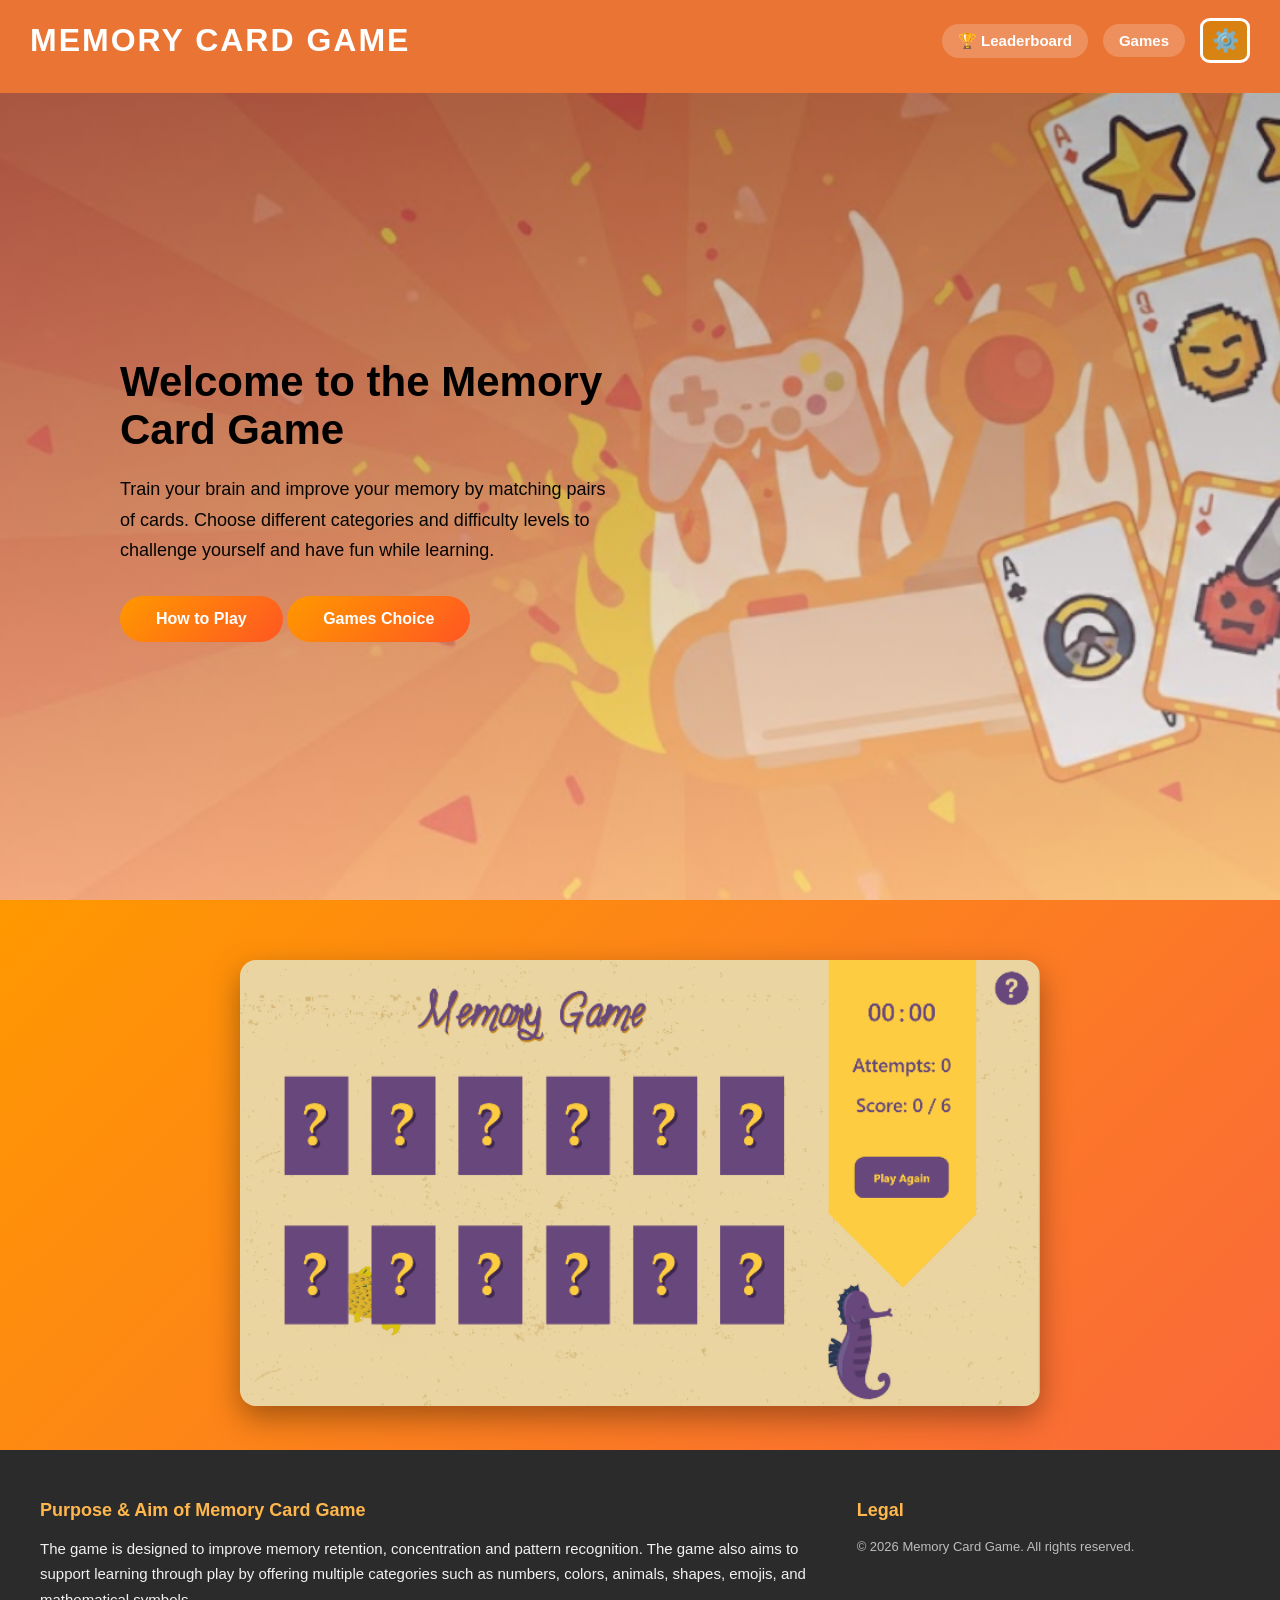
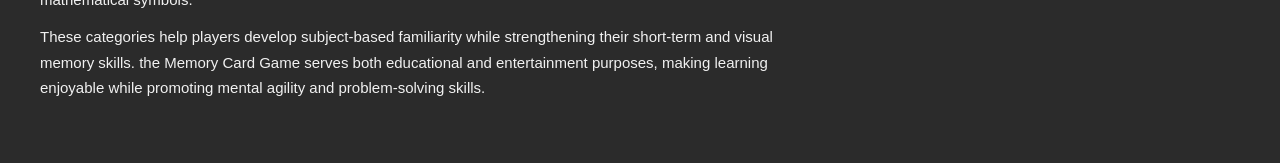
<file: index.html>
<!DOCTYPE html>
<html lang="en">
<head>
  <meta charset="UTF-8">
  <title>Memory Card Game – Welcome</title>
  <link rel="stylesheet" href="css/style.css">
</head>

<body class="home-page">

<!-- audio -->
<audio id="bgMusic" loop>
  <source src="Audio/BackgorundMusic.mp3" type="audio/mpeg">
</audio>

<!-- setting modal -->
<div id="settingsModal" class="modal">
  <div class="settings-pro">

    <span class="close-btn" onclick="closeSettings()">×</span>

    <h2>⚙️ Settings</h2>
    <p class="subtitle">Customize your game experience</p>

    <!-- SOUND -->
    <div class="setting-row">
      <div class="setting-info">
        <span class="icon">🎵</span>
        <div>
          <h4>Music</h4>
          <p>Background sound</p>
        </div>
      </div>

      <label class="switch">
        <input type="checkbox" onclick="toggleMusic()">
        <span class="slider"></span>
      </label>
    </div>

    <!-- THEME -->
    <div class="setting-row">
      <div class="setting-info">
        <span class="icon">🎨</span>
        <div>
          <h4>Theme</h4>
          <p>Light or Dark mode</p>
        </div>
      </div>

      <div class="theme-switch">
        <button onclick="setTheme('light')">☀</button>
        <button onclick="setTheme('dark')">🌙</button>
      </div>
    </div>

    <!-- NAV -->
    <div class="setting-row">
      <div class="setting-info">
        <span class="icon">🏠</span>
        <div>
          <h4>Navigation</h4>
          <p>Go back home</p>
        </div>
      </div>

      <button class="nav-action" onclick="goToHome()">Home</button>
    </div>

  </div>
</div>

<!--nav -->
<nav class="game-navbar home-navbar">
  <div class="nav-content">
    <h1>MEMORY CARD GAME</h1>
    <div class="nav-actions">
      <button class="nav-btn" onclick="window.location.href='leaderboard.html'">
            🏆 Leaderboard
      </button>
      <button class="nav-btn" onclick="goToGames()">Games</button>
      <button class="nav-settings" onclick="openSettings()">⚙️</button>
    </div>
  </div>
</nav>


<section class="hero-section">
  <div class="welcome-section">

    <div class="welcome-text">
      <h2>Welcome to the Memory Card Game</h2>
      <p>
        Train your brain and improve your memory by matching pairs of cards.
        Choose different categories and difficulty levels to challenge yourself
        and have fun while learning.
      </p>

      <button class="welcome-btn" onclick="openHowToPlay()">How to Play</button>
      <button class="welcome-btn" onclick="goToGames()">Games Choice</button>
    </div>

  </div>
</section>

<!-- Gif Show-->
<section class="gif-section">
  <div class="welcome-gif">
    <img src="images/Gif2.gif" alt="Memory Cards Animation">
  </div>
</section>

<footer class="site-footer">
  <div class="footer-container">
    <div class="footer-column">
      <h4>Purpose & Aim of Memory Card Game</h4>
      <p>The game is designed to improve memory retention, concentration 
        and pattern recognition. 
        The game also aims to support learning through play by offering 
        multiple categories such as numbers, colors, animals, shapes, emojis, 
        and mathematical symbols. 
      </p>
      <p> 
        These categories help players develop subject-based 
        familiarity while strengthening their short-term and visual memory skills.
        the Memory Card Game serves both educational and entertainment purposes, making 
        learning enjoyable while promoting mental agility and problem-solving skills.
      </p>
    </div>

    <div class="footer-column footer-legal">
      <h4>Legal</h4>
      <p class="footer-copy">© 2026 Memory Card Game. All rights reserved.</p>
    </div>
  </div>
</footer>

<!-- HOW TO PLAY MODAL -->
<div id="howToPlayModal" class="modal">
  <div class="modal-content advanced-modal">

    <span class="close-btn" onclick="closeHowToPlay()">×</span>

    <h2>🎮 How to Play</h2>
    <p class="subtitle">Match cards, beat the timer, and test your memory!</p>

    <ul class="steps">
      <li>🎯 Choose your difficulty level (Easy, Medium, Hard)</li>
      <li>🃏 Flip two cards to reveal symbols</li>
      <li>🔍 Find matching pairs</li>
      <li>❌ Wrong match? Cards flip back</li>
      <li>✅ Match all pairs to win</li>
      <li>⏱ Finish before time runs out</li>
    </ul>

    <button class="start-btn" onclick="closeHowToPlay()">Got it!</button>

  </div>
</div>


<script src="script.js"></script>
</body>
</html>
</file>
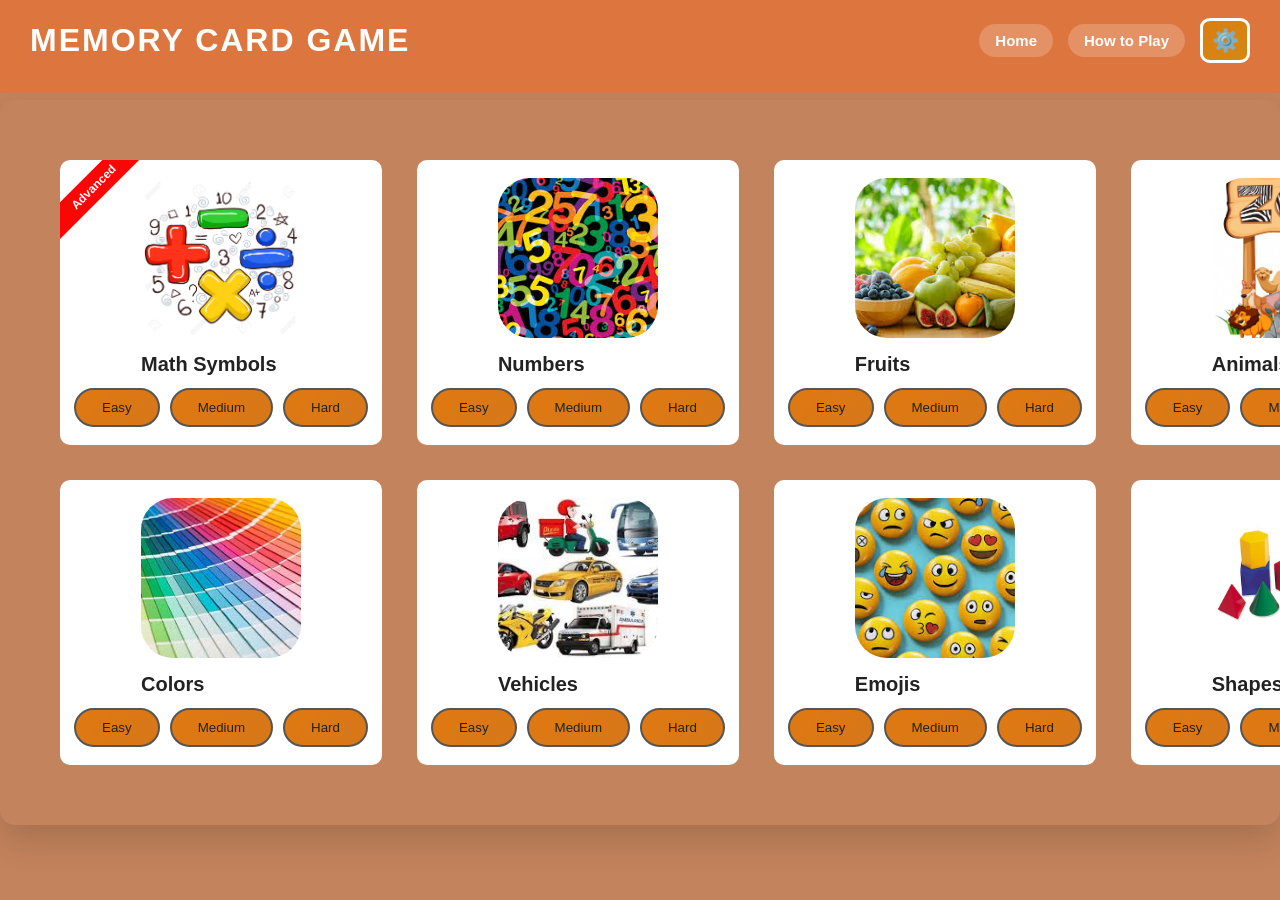
<file: gameChoice.html>
<!DOCTYPE html>
<html lang="en">
<head>
  <meta charset="UTF-8">
  <title>Memory Card Game</title>
  <link rel="stylesheet" href="css/gameChoice.css">
</head> 

<body class="game-page">

  <!--Page Description
  The game selection interface of the Memory Card Game. 
  The main purposes is to allow the user to configure the game before starting.
  When the level is selected by the user,tha game stores the chosen category and difficulty levels using local storage.
  Redirects the user to the main game page.
  -->

<!-- background audio -->
<audio id="bgMusic" loop>
  <source src="Audio/BackgorundMusic.mp3" type="audio/mpeg">
</audio>

<!-- setting modal-->
<div id="settingsModal" class="modal">
  <div class="settings-pro">

    <span class="close-btn" onclick="closeSettings()">×</span>

    <h2>⚙️ Settings</h2>
    <p class="subtitle">Customize your game experience</p>

    <!-- sound -->
    <div class="setting-row">
      <div class="setting-info">
        <span class="icon">🎵</span>
        <div>
          <h4>Music</h4>
          <p>Background sound</p>
        </div>
      </div>

      <label class="switch">
        <input type="checkbox" onclick="toggleMusic()">
        <span class="slider"></span>
      </label>
    </div>

    <!-- theme -->
    <div class="setting-row">
      <div class="setting-info">
        <span class="icon">🎨</span>
        <div>
          <h4>Theme</h4>
          <p>Light or Dark mode</p>
        </div>
      </div>

      <div class="theme-switch">
        <button onclick="setTheme('light')">☀</button>
        <button onclick="setTheme('dark')">🌙</button>
      </div>
    </div>

    <!-- nav -->
    <div class="setting-row">
      <div class="setting-info">
        <span class="icon">🏠</span>
        <div>
          <h4>Navigation</h4>
          <p>Go back home</p>
        </div>
      </div>

      <button class="nav-action" onclick="goToHome()">Home</button>
    </div>

  </div>
</div>

<!-- nav bar of game page -->
<nav class="game-navbar home-navbar">
  <div class="nav-content">
    <h1>MEMORY CARD GAME</h1>

    <div class="nav-actions">
      <button class="nav-btn" onclick="goToHome()">Home</button>
      <button class="nav-btn" onclick="openHowToPlay()">How to Play</button>
      <button class="nav-settings" onclick="openSettings()">⚙️</button>
    </div>
  </div>

  <div class="nav-wave"></div>
</nav>

<!-- main content of game's category page -->
<main class="game-main">

  <div class="container">

    <div class="category-card advanced-card">
      <div class="ribbon">Advanced</div>
      
      <div class="left">
        <div class="preview-box symbols"></div>
        <span>Math Symbols</span>
      </div>

      <div class="level-buttons">
        <button onclick="startGame('symbols','easy')">Easy</button>
        <button onclick="startGame('symbols','medium')">Medium</button>
        <button onclick="startGame('symbols','hard')">Hard</button>
      </div>
    </div>
    
    <div class="category-card">
      <div class="left">
        <div class="preview-box numbers"></div>
        <span>Numbers</span>
      </div>

      <div class="level-buttons">
        <button onclick="startGame('numbers','easy')">Easy</button>
        <button onclick="startGame('numbers','medium')">Medium</button>
        <button onclick="startGame('numbers','hard')">Hard</button>
      </div>
    </div>

    <div class="category-card">
      <div class="left">
        <div class="preview-box fruits"></div>
        <span>Fruits</span>
      </div>

      <div class="level-buttons">
        <button onclick="startGame('fruits','easy')">Easy</button>
        <button onclick="startGame('fruits','medium')">Medium</button>
        <button onclick="startGame('fruits','hard')">Hard</button>
      </div>
    </div>

    <div class="category-card">
      <div class="left">
        <div class="preview-box animals"></div>
        <span>Animals</span>
      </div>

      <div class="level-buttons">
        <button onclick="startGame('animals','easy')">Easy</button>
        <button onclick="startGame('animals','medium')">Medium</button>
        <button onclick="startGame('animals','hard')">Hard</button>
      </div>
    </div>

    <div class="category-card">
      <div class="left">
        <div class="preview-box colors"></div>
        <span>Colors</span>
      </div>

      <div class="level-buttons">
        <button onclick="startGame('colors','easy')">Easy</button>
        <button onclick="startGame('colors','medium')">Medium</button>
        <button onclick="startGame('colors','hard')">Hard</button>
      </div>

      
    </div>

    <div class="category-card">
  <div class="left">
    <div class="preview-box vehicles"></div>
    <span>Vehicles</span>
  </div>

  <div class="level-buttons">
    <button onclick="startGame('vehicles','easy')">Easy</button>
    <button onclick="startGame('vehicles','medium')">Medium</button>
    <button onclick="startGame('vehicles','hard')">Hard</button>
  </div>
</div>

<div class="category-card">
  <div class="left">
    <div class="preview-box emojis"></div>
    <span>Emojis</span>
  </div>

  <div class="level-buttons">
    <button onclick="startGame('emojis','easy')">Easy</button>
    <button onclick="startGame('emojis','medium')">Medium</button>
    <button onclick="startGame('emojis','hard')">Hard</button>
  </div>
</div>

<div class="category-card">
  <div class="left">
    <div class="preview-box shapes"></div>
    <span>Shapes</span>
  </div>

  <div class="level-buttons">
    <button onclick="startGame('shapes','easy')">Easy</button>
    <button onclick="startGame('shapes','medium')">Medium</button>
    <button onclick="startGame('shapes','hard')">Hard</button>
  </div>
</div>

  </div>
</main>



<!-- How to play modal -->
<div id="howToPlayModal" class="modal">
  <div class="modal-content advanced-modal">

    <span class="close-btn" onclick="closeHowToPlay()">×</span>

    <h2>🎮 How to Play</h2>
    <p class="subtitle">Match cards, beat the timer, and test your memory!</p>

    <ul class="steps">
      <li>🎯 Choose your difficulty level (Easy, Medium, Hard)</li>
      <li>🃏 Flip two cards to reveal symbols</li>
      <li>🔍 Find matching pairs</li>
      <li>❌ Wrong match? Cards flip back</li>
      <li>✅ Match all pairs to win</li>
      <li>⏱ Finish before time runs out</li>
    </ul>

    <button class="start-btn" onclick="closeHowToPlay()">Got it!</button>

  </div>
</div>

<script src="script.js"></script>
</body>
</html>
</file>
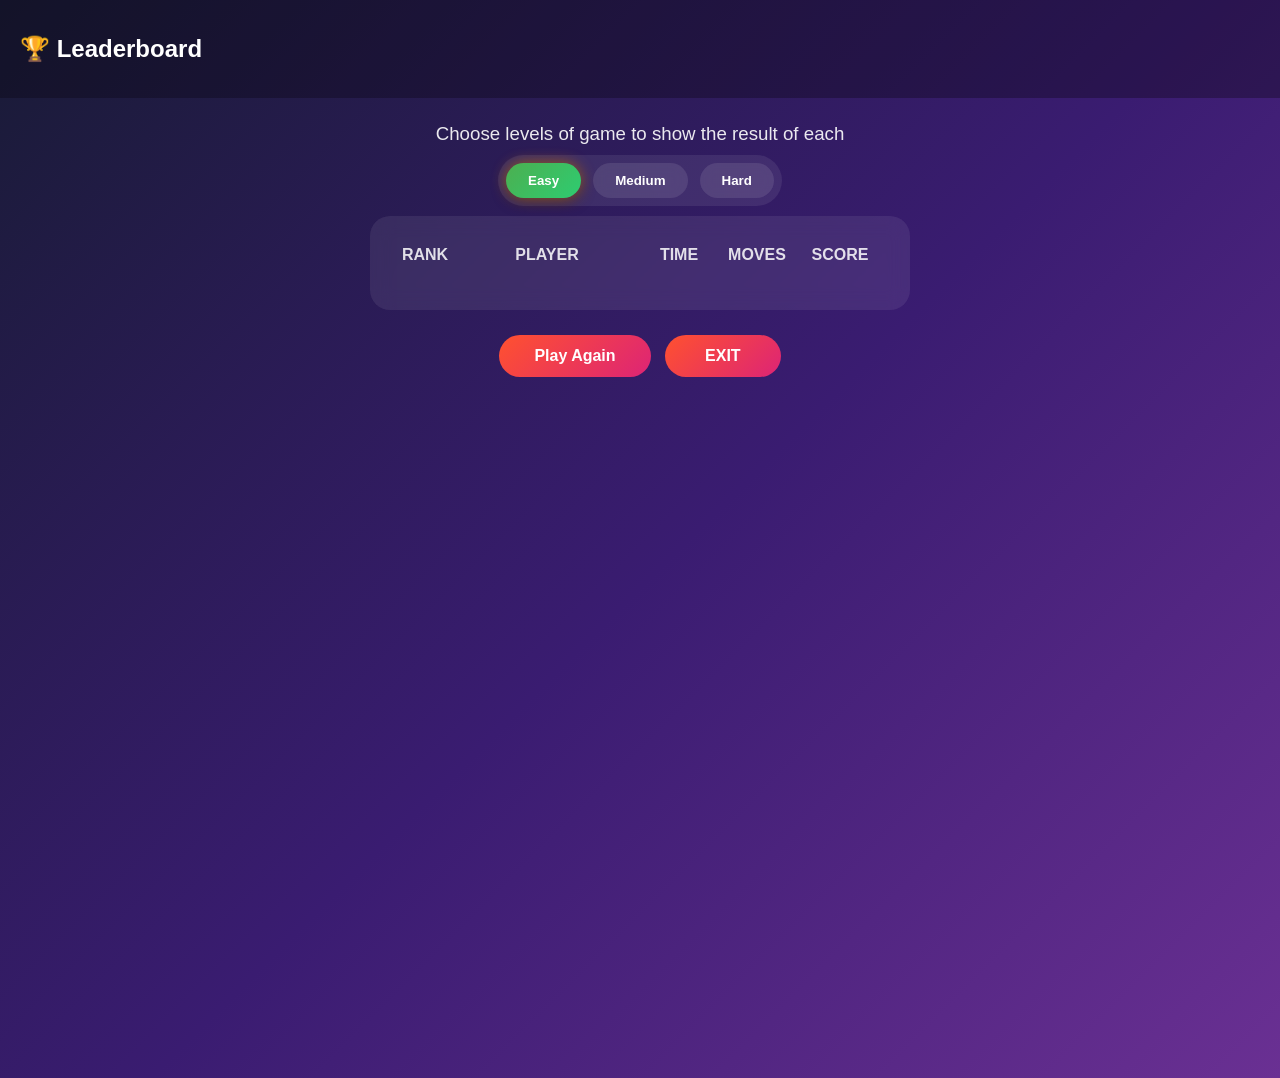
<file: leaderboard.html>
<!DOCTYPE html>
<html lang="en">
<head>
  <meta charset="UTF-8">
  <title>Leaderboard</title>
  <link rel="stylesheet" href="css/leaderboard.css">
</head>

<body>

<!--page description
This page is designed to display and 
compare  player performance based on their fame results. 
THe main purpose is to shpw the top scores and encourage competition among users.

-->

<nav class="nav">
  <h1>🏆 Leaderboard</h1>
  
  
</nav>

<section class="leaderboard-section">
<h3>Choose levels of game to show the result of each</h3>
<div class="level-tabs">
  <button class="level-tab active" onclick="changeLevel('easy')">Easy</button>
  <button class="level-tab" onclick="changeLevel('medium')">Medium</button>
  <button class="level-tab" onclick="changeLevel('hard')">Hard</button>
</div>
  <!-- LEADERBOARD BOX -->
  <div class="leaderboard-box">
    
    <div class="leaderboard-header">
      <span>RANK</span>
      <span>PLAYER</span>
      <span>TIME</span>
      <span>MOVES</span>
      <span>SCORE</span>
    </div>

    <ul id="leaderboardList"></ul>
  </div>

  <div class="leaderboard-actions">
   <button class="play-btn" onclick="playAgain()">Play Again</button>
  <button class="exit-btn" onclick="goHome()">EXIT</button>
</div>

</section>

<script src="script.js"></script>
</body>
</html>
</file>
<file: css/style.css>
/* Global reset */
* {
  box-sizing: border-box;
  margin: 0;
  padding: 0;
  font-family: "Segoe UI", sans-serif;
}

/* Theme variables*/
:root {
  --bg-color: #f5f6fa;
  --panel-color: #ffffff;
  --text-color: #333;
}

body.dark {
  --bg-color: #1e1e1e;
  --panel-color: #2a2a2a;
  --text-color: #f5f5f5;
}

/* Full screen */
.home-page {
  min-height: 100vh;
}

/* nav bar */
.home-navbar {
  position: fixed;
  top: 0;
  width: 100%;
  background-color: rgb(234, 116, 52);
  z-index: 3000;
}

.nav-content {
  display: flex;
  justify-content: space-between;
  align-items: center;
  padding: 18px 30px 30px;
}

.home-navbar h1 {
  color: white;
  font-size: 32px;
  letter-spacing: 2px;
  font-family: 'Comic Sans MS', 'Poppins', sans-serif;
}

/* NAV buttons */
.nav-actions {
  display: flex;
  align-items: center;
  gap: 15px;
}

.nav-btn {
  background: rgba(255,255,255,0.2);
  border: none;
  color: white;
  padding: 8px 16px;
  border-radius: 18px;
  font-size: 15px;
  font-weight: bold;
  cursor: pointer;
  transition: 0.25s;
}

.nav-btn:hover {
  background: rgba(255,255,255,0.35);
}

/* Setting button */
.nav-settings {
  width: 50px;
  height: 45px;
  font-size: 22px;
  border-radius: 20%;
  border: 3px solid white;
  background: linear-gradient(145deg, #db7d10, #d58813);
  color: white;
  cursor: pointer;
  transition: 0.3s;
}

.nav-settings:hover {
  transform: rotate(90deg) scale(1.1);
  background: linear-gradient(145deg, #99b6f4, #3a98c4);
}

/* Hero section*/
.hero-section {
  min-height: 100vh;
  background:
    linear-gradient(rgba(42, 41, 41, 0.35), rgba(255, 234, 234, 0.35)),
    url("../images/bestbackground.png") center / cover no-repeat;
  padding-top: 100px;
}

.hero-section .welcome-section {
  min-height: calc(100vh - 100px);
  display: flex;
  align-items: center;
  padding: 80px;
  max-width: 1200px;
  margin: 0 auto;
}

.welcome-text {
  max-width: 500px;
  color: rgb(0, 0, 0);
}

.welcome-text h2 {
  font-size: 42px;
  margin-bottom: 20px;
}

.welcome-text p {
  font-size: 18px;
  line-height: 1.7;
  margin-bottom: 30px;
  color: #050505;
}

.welcome-btn {
  background: linear-gradient(135deg, #ff9800, #ff5722);
  color: white;
  border: none;
  padding: 14px 36px;
  border-radius: 30px;
  font-size: 16px;
  font-weight: bold;
  cursor: pointer;
  transition: 0.3s;
}

.welcome-btn:hover {
  transform: scale(1.08);
}

/* Gif section*/
.gif-section {
  padding: 60px 20px 40px;
  background: linear-gradient(135deg, #ff9800, #fa683b);
  display: flex;
  justify-content: center;
}

.welcome-gif img {
  width: 800px;
  max-width: 100%;
  border-radius: 16px;
  box-shadow: 0 12px 30px rgba(0,0,0,0.35);
  animation: floatGif 4s ease-in-out infinite;
}

@keyframes floatGif {
  0%   { transform: translateY(0); }
  50%  { transform: translateY(-10px); }
  100% { transform: translateY(0); }
}


/* setting modal */

.settings-box,
.advanced-modal,
.settings-pro {
  background: var(--panel-color);
  color: var(--text-color);
}
.settings-pro {
  width: 90%;
  max-width: 520px;
  padding: 30px;
  border-radius: 22px;
  background: var(--panel-color);
  color: var(--text-color);  
  backdrop-filter: blur(20px);
  border: 1px solid rgba(255,255,255,0.2);
  box-shadow:
    0 10px 30px rgba(0,0,0,0.3),
    inset 0 1px 1px rgba(255,255,255,0.2);

  animation: popUp 0.4s ease;
}

/* Light mode */
body:not(.dark) .settings-pro {
  background: #ffffff;
  color: #222;
}

body.dark .settings-pro {
  background: rgba(30,30,30,0.85);
}

/* title */
.settings-pro h2 {
  text-align: center;
  margin-bottom: 5px;
}

.settings-pro .subtitle {
  text-align: center;
  font-size: 13px;
  opacity: 0.7;
  margin-bottom: 25px;
}

/* row */
.setting-row {
  display: flex;
  justify-content: space-between;
  align-items: center;
  padding: 15px;
  margin-bottom: 12px;
  border-radius: 14px;
  background: rgba(0,0,0,0.05);
  transition: 0.3s;
}
.setting-row:hover {
  transform: translateY(-2px);
  background: rgba(255,255,255,0.12);
}
/* dark mode */
body.dark .setting-row {
  background: rgba(255,255,255,0.05);
}

/* Left side */
.setting-info {
  display: flex;
  align-items: center;
  gap: 12px;
}

.setting-info h4 {
  color: var(--text-color);
  margin: 0;
  font-size: 15px;
}

.setting-info p {
  margin: 0;
  font-size: 12px;
  color: var(--text-color);
  opacity: 0.7;
}

/* icon */
.icon {
  font-size: 20px;
}
/* Toggle switch */
.switch {
  position: relative;
  width: 50px;
  height: 25px;
}

.switch input {
  display: none;
}

.slider {
  position: absolute;
  inset: 0;
  background: #ccc;
  border-radius: 25px;
  cursor: pointer;
  transition: 0.3s;
}

.slider::before {
  content: "";
  position: absolute;
  height: 19px;
  width: 19px;
  left: 3px;
  top: 3px;
  background: white;
  border-radius: 50%;
  transition: 0.3s;
}

body.dark .slider {
  background: #555;
}

.switch input:checked + .slider {
  background: linear-gradient(135deg, #4CAF50, #2ecc71);
}

.switch input:checked + .slider::before {
  transform: translateX(25px);
}

/* Theme buttons */
.theme-switch button {
  border: none;
  padding: 6px 12px;
  border-radius: 12px;
  margin-left: 5px;
  cursor: pointer;
  font-size: 14px;
  background: rgba(0,0,0,0.08);
  color: #222;
  transition: 0.3s;
}

.theme-switch button:hover {
  transform: scale(1.1);
  background: rgba(255,255,255,0.4);
}

/* Dark modes*/
body.dark .theme-switch button {
  background: rgba(255,255,255,0.2);
  color: white;
}

/* Nav buttons*/
.nav-action {
  padding: 8px 18px;
  border-radius: 20px;
  border: none;

  background: linear-gradient(135deg, #ff5722, #ff9800);
  color: white;

  font-weight: bold;
  cursor: pointer;
  transition: 0.3s;
}

.nav-action:hover {
  transform: scale(1.1);
}

/* home button*/
.home-btn {
  padding: 8px 16px;
  border-radius: 20px;
  border: none;
  background: linear-gradient(135deg, #ff5722, #ff9800);
  color: white;
  font-weight: bold;
  cursor: pointer;
  transition: 0.3s;
}

.home-btn:hover {
  transform: scale(1.1);
}

/* Advanced how to play */
.modal {
  display: none;
  position: fixed;
  inset: 0;
  background: rgba(0, 0, 0, 0.65);
  backdrop-filter: blur(6px);
  justify-content: center;
  align-items: center;
  z-index: 3000;
  animation: fadeIn 0.3s ease;
}

.advanced-modal {
  width: 90%;
  max-width: 520px;
  padding: 30px 25px;
  border-radius: 20px;

  background: rgba(255, 255, 255, 0.85);
  backdrop-filter: blur(12px);

  box-shadow: 0 15px 40px rgba(0,0,0,0.25);
  position: relative;

  transform: scale(0.9);
  animation: popUp 0.35s ease forwards;
}

body.dark .advanced-modal {
  background: rgba(40, 40, 40, 0.9);
  color: #f5f5f5;
}

.advanced-modal h2 {
  text-align: center;
  font-size: 26px;
  margin-bottom: 10px;
}

.subtitle {
  text-align: center;
  font-size: 14px;
  margin-bottom: 20px;
  opacity: 0.8;
}

.close-btn {
  position: absolute;
  top: 12px;
  right: 16px;
  font-size: 26px;
  cursor: pointer;
  transition: 0.3s;
}

.close-btn:hover {
  transform: rotate(90deg) scale(1.2);
  color: #ff5722;
}

.steps {
  list-style: none;
  padding: 0;
}

.steps li {
  margin-bottom: 12px;
  padding: 12px;
  border-radius: 12px;
  background: rgba(255, 152, 0, 0.1);
  display: flex;
  align-items: center;
  gap: 10px;
  font-weight: 500;
  transition: 0.25s;
}

.steps li:hover {
  transform: translateX(6px);
  background: rgba(255, 152, 0, 0.2);
}

body.dark .steps li {
  background: rgba(255,255,255,0.05);
}

.start-btn {
  width: 100%;
  margin-top: 15px;
  padding: 12px;
  border: none;
  border-radius: 25px;
  background: linear-gradient(135deg, #ff9800, #ff5722);
  color: white;
  font-weight: bold;
  cursor: pointer;
  transition: 0.3s;
}

.start-btn:hover {
  transform: scale(1.05);
}

/* ANIMATIONS */
@keyframes fadeIn {
  from { opacity: 0; }
  to { opacity: 1; }
}

@keyframes popUp {
  to { transform: scale(1); }
}

/* footer */
.site-footer {
  background: #2b2b2b;
  color: #f1f1f1;
  padding: 50px 30px;
  font-size: 15px;
}

.footer-container {
  max-width: 1200px;
  margin: auto;
  display: grid;
  grid-template-columns: 2fr 1fr;
  gap: 50px;
}

.footer-column h4 {
  margin-bottom: 15px;
  font-size: 18px;
  color: #ffb74d;
}

.footer-column p {
  line-height: 1.7;
  margin-bottom: 12px;
}

.footer-copy {
  font-size: 13px;
  color: #bdbdbd;
}

/* Responsive Design */
@media (max-width: 768px) {
  .footer-container {
    grid-template-columns: 1fr;
  }
}

@media (max-width: 768px) {

  /* nav bar */
  .nav-content {
    flex-direction: column;
    gap: 10px;
    padding: 15px;
    text-align: center;
  }

  .home-navbar h1 {
    font-size: 22px;
  }

  .nav-actions {
    flex-wrap: wrap;
    justify-content: center;
  }

  .nav-btn {
    padding: 6px 12px;
    font-size: 13px;
  }

  /* Hero section */
  .hero-section .welcome-section {
    flex-direction: column;
    padding: 30px 20px;
    text-align: center;
  }

  .welcome-text {
    max-width: 100%;
  }

  .welcome-text h2 {
    font-size: 26px;
  }

  .welcome-text p {
    font-size: 15px;
  }

  .welcome-btn {
    width: 100%;
    margin-bottom: 10px;
  }

  /* GIF */
  .welcome-gif img {
    width: 100%;
  }

  /* Setting modalL */
  .settings-pro {
    width: 95%;
    padding: 20px;
  }

  .setting-row {
    flex-direction: column;
    align-items: flex-start;
    gap: 10px;
  }

  
}
</file>
<file: css/gameChoice.css>
/* Global reset */
* {
  box-sizing: border-box;
  margin: 0;
  padding: 0;
  font-family: "Segoe UI", sans-serif;
}

/* Theme variables */
:root {
  --bg-color: #c3835c;
  --panel-color: #ffffff;
  --text-color: #222;
  --nav-text-color: #ffffff;
}

body.dark {
  --text-color: #f5f5f5;
  --panel-color: #1e1e1e;
  --bg-color: #121212;
  --nav-text-color: #ffffff;
}

body {
  background-color: var(--bg-color);
  color: var(--text-color);
  transition: background-color 0.3s ease, color 0.3s ease;
}

/* nav bar*/
.home-navbar {
  position: fixed;
  top: 0;
  width: 100%;
  background-color: rgb(221, 118, 62);
  z-index: 3000;
}

.nav-content {
  display: flex;
  justify-content: space-between;
  align-items: center;
  padding: 18px 30px 30px;
}

.home-navbar h1 {
  color: var(--nav-text-color);
  font-size: 32px;
  letter-spacing: 2px;
  font-family: 'Comic Sans MS', 'Poppins', sans-serif;
}

.nav-actions {
  display: flex;
  align-items: center;
  gap: 15px;
}

.nav-btn {
  background: rgba(255,255,255,0.2);
  border: none;
  color: var(--nav-text-color);
  padding: 8px 16px;
  border-radius: 18px;
  font-size: 15px;
  font-weight: bold;
  cursor: pointer;
  transition: 0.25s;
}

.nav-btn:hover {
  background: rgba(255,255,255,0.35);
}

.nav-settings {
  width: 50px;
  height: 45px;
  font-size: 22px;
  border-radius: 20%;
  border: 3px solid white;
  background: linear-gradient(145deg, #db7d10, #d58813);
  color: white;
  cursor: pointer;
  transition: 0.3s;
}

.nav-settings:hover {
  transform: rotate(90deg) scale(1.1);
  background: linear-gradient(145deg, #99b6f4, #3a98c4);
}

/* main */
.game-main {
  padding-top: 100px;
}

/* grid */
.container {
  padding: 60px;
  border-radius: 15px;
  background: transparent;
  box-shadow: 0 15px 35px rgba(0,0,0,0.15);
  display: grid;
  grid-template-columns: repeat(4, 1fr);
  gap: 35px;
}

/* Category card */
.category-card {
  display: flex;
  flex-direction: column;
  align-items: center;
  padding: 18px 14px;
  border-radius: 10px;
  background-color: var(--panel-color);
  transition: transform 0.25s, box-shadow 0.25s;
}

.category-card:hover {
  transform: translateY(-4px);
  box-shadow: 0 10px 25px rgba(0,0,0,0.15);
}

/* preview box */
.preview-box {
  width: 160px;
  height: 160px;
  border-radius: 20%;
  margin-bottom: 15px;
}

/* images */
.numbers { background: url("../images/numbers.jpg") center/cover no-repeat; }
.symbols { background: url("../images/mathsymbols.jpg") center/cover no-repeat; }
.fruits { background: url("../images/fruits.jpg") center/cover no-repeat; }
.animals { background: url("../images/animals.jpg") center/cover no-repeat; }
.colors { background: url("../images/colors.jpg") center/cover no-repeat; }
.vehicles { background: url("../images/vehicles.jpg") center/cover no-repeat; }
.emojis { background: url("../images/emojis.jpg") center/cover no-repeat; }
.shapes { background: url("../images/shapes.jpg") center/cover no-repeat; }

/* advanced button */
.advanced-card {
  position: relative;
  overflow: hidden;
}

.ribbon {
  position: absolute;
  top: 14px;
  left: -45px;
  background: #fb0505;
  color: white;
  padding: 6px 50px;
  font-size: 12px;
  font-weight: bold;
  transform: rotate(-45deg);
}

/* text */
.left {
  font-size: 20px;
  font-weight: bold;
  color: var(--text-color);
}

/* buttons */
.level-buttons {
  margin-top: 12px;
  display: flex;
  gap: 10px;
  
}

.level-buttons button {
  background: linear-gradient(135deg, #e07911, #d67719);
  border: 2px solid #555;
  color: var(--text-color);
  padding: 10px 26px;
  border-radius: 25px;
  cursor: pointer;
  transition: 0.3s;
}

.level-buttons button:hover {
  background: linear-gradient(135deg, #92c1ef, #66b2db);
  transform: scale(1.05);
}

/* setting modal */

.settings-box,
.advanced-modal,
.settings-pro {
  background: var(--panel-color);
  color: var(--text-color);
}
.settings-pro {
  width: 90%;
  max-width: 520px;
  padding: 30px;
  border-radius: 22px;
  background: var(--panel-color);
  color: var(--text-color);  
  backdrop-filter: blur(20px);
  border: 1px solid rgba(255,255,255,0.2);
  box-shadow:
    0 10px 30px rgba(0,0,0,0.3),
    inset 0 1px 1px rgba(255,255,255,0.2);

  animation: popUp 0.4s ease;
}

/* Light mode */
body:not(.dark) .settings-pro {
  background: #ffffff;
  color: #222;
}

body.dark .settings-pro {
  background: rgba(30,30,30,0.85);
}

/* title */
.settings-pro h2 {
  text-align: center;
  margin-bottom: 5px;
}

.settings-pro .subtitle {
  text-align: center;
  font-size: 13px;
  opacity: 0.7;
  margin-bottom: 25px;
}

/* row */
.setting-row {
  display: flex;
  justify-content: space-between;
  align-items: center;
  padding: 15px;
  margin-bottom: 12px;
  border-radius: 14px;
  background: rgba(0,0,0,0.05);
  transition: 0.3s;
}
.setting-row:hover {
  transform: translateY(-2px);
  background: rgba(255,255,255,0.12);
}
/* dark mode */
body.dark .setting-row {
  background: rgba(255,255,255,0.05);
}

/* Left side */
.setting-info {
  display: flex;
  align-items: center;
  gap: 12px;
}

.setting-info h4 {
  color: var(--text-color);
  margin: 0;
  font-size: 15px;
}

.setting-info p {
  margin: 0;
  font-size: 12px;
  color: var(--text-color);
  opacity: 0.7;
}

/* icon */
.icon {
  font-size: 20px;
}
/* Toggle switch */
.switch {
  position: relative;
  width: 50px;
  height: 25px;
}

.switch input {
  display: none;
}

.slider {
  position: absolute;
  inset: 0;
  background: #ccc;
  border-radius: 25px;
  cursor: pointer;
  transition: 0.3s;
}

.slider::before {
  content: "";
  position: absolute;
  height: 19px;
  width: 19px;
  left: 3px;
  top: 3px;
  background: white;
  border-radius: 50%;
  transition: 0.3s;
}

body.dark .slider {
  background: #555;
}

.switch input:checked + .slider {
  background: linear-gradient(135deg, #4CAF50, #2ecc71);
}

.switch input:checked + .slider::before {
  transform: translateX(25px);
}

/* Theme buttons */
.theme-switch button {
  border: none;
  padding: 6px 12px;
  border-radius: 12px;
  margin-left: 5px;
  cursor: pointer;
  font-size: 14px;
  background: rgba(0,0,0,0.08);
  color: #222;
  transition: 0.3s;
}

.theme-switch button:hover {
  transform: scale(1.1);
  background: rgba(255,255,255,0.4);
}

/* Dark modes*/
body.dark .theme-switch button {
  background: rgba(255,255,255,0.2);
  color: white;
}

/* Nav buttons*/
.nav-action {
  padding: 8px 18px;
  border-radius: 20px;
  border: none;

  background: linear-gradient(135deg, #ff5722, #ff9800);
  color: white;

  font-weight: bold;
  cursor: pointer;
  transition: 0.3s;
}

.nav-action:hover {
  transform: scale(1.1);
}

/* home button*/
.home-btn {
  padding: 8px 16px;
  border-radius: 20px;
  border: none;
  background: linear-gradient(135deg, #ff5722, #ff9800);
  color: white;
  font-weight: bold;
  cursor: pointer;
  transition: 0.3s;
}

.home-btn:hover {
  transform: scale(1.1);
}

/*how to play*/

.steps {
  list-style: none;
  padding: 0;
  margin-top: 15px;
}

.steps li {
  margin-bottom: 12px;
  padding: 12px 14px;
  border-radius: 12px;

  background: rgba(255, 152, 0, 0.12);
  display: flex;
  align-items: center;
  gap: 10px;

  font-weight: 500;
  line-height: 1.5;

  transition: all 0.25s ease;
}
.start-btn {
  width: 100%;
  margin-top: 15px;
  padding: 12px;
  border: none;
  border-radius: 25px;
  background: linear-gradient(135deg, #ff9800, #ff5722);
  color: white;
  font-weight: bold;
  cursor: pointer;
  transition: 0.3s;
}

.start-btn:hover {
  transform: scale(1.05);
}


/* hover effect */
.steps li:hover {
  transform: translateX(6px);
  background: rgba(255, 152, 0, 0.22);
}

/* dark mode */
body.dark .steps li {
  background: rgba(255, 255, 255, 0.08);
}

.modal {
  display: none;
  position: fixed;
  inset: 0;
  background: rgba(0,0,0,0.65);
  backdrop-filter: blur(6px);
  justify-content: center;
  align-items: center;
  z-index: 3000;
  animation: fadeIn 0.3s ease;
}

.modal-content {
  width: 90%;
  max-width: 520px;
  padding: 30px;
  border-radius: 20px;
  background: rgba(255,255,255,0.85);
  backdrop-filter: blur(12px);
  box-shadow: 0 15px 40px rgba(0,0,0,0.25);
  position: relative;
  transform: scale(0.9);
  animation: popUp 0.35s ease forwards;
}

body.dark .modal-content {
  background: rgba(40,40,40,0.9);
}

.modal-content h2 {
  text-align: center;
  margin-bottom: 15px;
}

.modal-content li {
  list-style: none;
  margin-bottom: 10px;
  padding: 12px;
  border-radius: 10px;
  background: rgba(255,152,0,0.1);
  transition: 0.25s;
}

.modal-content li:hover {
  transform: translateX(5px);
  background: rgba(255,152,0,0.2);
}

.close-btn {
  position: absolute;
  top: 12px;
  right: 16px;
  font-size: 24px;
  cursor: pointer;
}

/* animation */
@keyframes fadeIn {
  from {opacity: 0;}
  to {opacity: 1;}
}

@keyframes popUp {
  to {transform: scale(1);}
}

/* tablet */
@media (max-width: 1024px) {
  .nav-content {
    padding: 15px 20px;
  }

  .home-navbar h1 {
    font-size: 26px;
  }

  .container {
    grid-template-columns: repeat(2, 1fr);
  }
}

/* mobile */
@media (max-width: 600px) {
  .nav-content {
    flex-direction: column;
    gap: 10px;
    padding: 12px;
  }

  .home-navbar h1 {
    font-size: 22px;
  }

  .nav-btn {
    font-size: 13px;
    padding: 6px 12px;
  }

  .container {
    grid-template-columns: 1fr;
    padding: 20px;
  }

  .category-card {
    padding: 15px;
  }

  .preview-box {
    width: 120px;
    height: 120px;
  }

  .level-buttons {
    flex-direction: column;
    width: 100%;
  }

  .level-buttons button {
    width: 100%;
  }
}
</file>
<file: css/leaderboard.css>
body {
  margin: 0;
  font-family: "Segoe UI", sans-serif;
  background: linear-gradient(135deg, #1b1b3a, #3a1c71, #6a3093);
  color: white;
}

/* NAV */
.nav {
  display: flex;
  justify-content: space-between;
  padding: 15px 20px;
  background: rgba(0,0,0,0.3);
}

.nav-btn {
  background: rgba(255,255,255,0.2);
  border: none;
  color: white;
  padding: 8px 16px;
  border-radius: 18px;
  font-size: 15px;
  font-weight: bold;
  cursor: pointer;
  transition: 0.25s;
}

.nav-btn:hover {
  background: rgba(255,255,255,0.35);
}

/* BASE TAB */
.level-tabs {
  display: flex;
  justify-content: center;
  gap: 12px;
  margin: 10px auto;   
  padding: 8px;
  width: fit-content;
  border-radius: 30px;
  background: rgba(255,255,255,0.08);
}
.level-tab {
  position: relative;
  padding: 10px 22px;
  border-radius: 25px;
  border: none;
  background: rgba(255,255,255,0.1);
  color: white;
  font-weight: 600;
  cursor: pointer;
  transition: all 0.3s ease;
  backdrop-filter: blur(6px);
}

/* Hover effect */
.level-tab:hover {
  transform: translateY(-2px);
  background: rgba(255,255,255,0.25);
}

/* active tab*/
.level-tab.active {
  background: linear-gradient(135deg, #ff9800, #ff5722);
  box-shadow: 0 4px 15px rgba(0,0,0,0.4);
}

/* Glow effect */
.level-tab.active::after {
  content: "";
  position: absolute;
  inset: 0;
  border-radius: 25px;
  box-shadow: 0 0 15px rgba(255, 140, 0, 0.7);
  opacity: 0.8;
}

/* Different colors for each levels*/
.level-tab:nth-child(1).active {
  background: linear-gradient(135deg, #4CAF50, #2ecc71); /* EASY */
}

.level-tab:nth-child(2).active {
  background: linear-gradient(135deg, #ff9800, #ff5722); /* MEDIUM */
}

.level-tab:nth-child(3).active {
  background: linear-gradient(135deg, #f44336, #d32f2f); /* HARD */
}


/* secttion */
.leaderboard-section {
  padding: 20px 20px 60px;   /* ✅ smaller top spacing */
  text-align: center;
  background: linear-gradient(135deg, #1b1b3a, #3a1c71, #6a3093);
  min-height: 100vh;
  color: white;
}

.leaderboard-section h3 {
  text-align: center;
  margin: 5px 0 5px; 
  font-weight: 500;
  opacity: 0.9;
}

.leaderboard-box {
  max-width: 500px;
  margin: auto;
  padding: 20px;
  border-radius: 20px;
  background: rgba(255,255,255,0.05);
  backdrop-filter: blur(10px);
}

/* header */
.leaderboard-header {
  display: flex;
  justify-content: space-between;
  padding: 10px;
  opacity: 0.8;
}

/* list */
#leaderboardList {
  list-style: none;
  padding: 0;
}

#leaderboardList li {
  display: flex;
  justify-content: space-between;
  padding: 12px;
  margin: 8px 0;
  border-radius: 12px;
  background: rgba(255,255,255,0.08);
  transition: 0.3s;
}

#leaderboardList li,
.leaderboard-header {
  display: grid;
  grid-template-columns: 50px 1fr 70px 70px 80px;
  align-items: center;
  gap: 8px;
}

#leaderboardList li:hover {
  transform: scale(1.03);
}

/* highlight */
.highlight {
  background: linear-gradient(90deg, #ff00cc, #ff66cc);
}

/* columns */
.rank { width: 50px; }
.player { flex: 1; text-align: center; }
.time { width: 80px; text-align: right; }


/* Leaderboard UI */

.leaderboard-title {
  font-size: 34px;
  margin-bottom: 25px;
}

/* Button contaioner */
.leaderboard-actions {
  margin-top: 25px;
  text-align: center;
}

/* Exit button */
.exit-btn {
  background: linear-gradient(135deg, #ff512f, #dd2476);
  color: white;
  border: none;
  padding: 12px 40px;
  font-size: 16px;
  font-weight: bold;
  border-radius: 25px;
  cursor: pointer;
  transition: 0.3s;
}

/* Hover effect*/
.exit-btn:hover {
  transform: scale(1.08);
  background: linear-gradient(135deg, #ff7e5f, #ff9966);
}

.play-btn {
  background: linear-gradient(135deg, #ff512f, #dd2476);
  color: white;
  border: none;
  padding: 12px 35px;
  font-size: 16px;
  font-weight: bold;
  border-radius: 25px;
  cursor: pointer;
  transition: 0.3s;
  margin-right: 10px;
}

.play-btn:hover {
  transform: scale(1.08);
  background: linear-gradient(135deg, #ff7e5f, #ff9966);
}

/* Leaderboard box*/

.leaderboard-box {
  max-width: 500px;
  margin: auto;
  padding: 20px;
  border-radius: 20px;
  background: rgba(255,255,255,0.08);
  backdrop-filter: blur(10px);
   overflow-x: auto;
}

/* header  */
.leaderboard-header {
  display: flex;
  justify-content: space-between;
  padding: 10px;
  font-weight: bold;
  opacity: 0.85;
}

/* list */
#leaderboardList {
  list-style: none;
  padding: 0;
}

/* row */
#leaderboardList li,
.leaderboard-header {
  display: grid;
  grid-template-columns: 60px 1fr 90px 80px 100px;
  align-items: center;
}

#leaderboardList li:hover {
  transform: scale(1.05);
  background: rgba(255,255,255,0.2);
}

/* TOP 3 styling */
#leaderboardList li:nth-child(1) {
  background: gold;
  color: black;
  font-weight: bold;
}


/* Column width*/
#leaderboardList span {
  flex: 1;
  text-align: center;
  font-size: 14px;
}

/* First place user style */
.first-place {
  position: relative;
  overflow: hidden;   /* ✅ keeps ribbon inside card */
  background: linear-gradient(135deg, gold, orange);
  color: black;
  font-weight: bold;
}

/* crown */
.first-place .player::before {
  content: "👑 ";
}

/* RIBBON FIX */
.first-place::after {
  content: "WINNER";
  position: absolute;
  top: 10px;
  left: -40px;  
  background: red;
  color: white;
  padding: 6px 50px;
  font-size: 11px;
  font-weight: bold;
  transform: rotate(-45deg);  
  text-align: center;
  box-shadow: 0 4px 10px rgba(0,0,0,0.3);
}

/* Table base */

#leaderboardList li,
.leaderboard-header {
  display: grid;
  grid-template-columns: 50px 1fr 70px 70px 80px;
  align-items: center;
  gap: 8px;
}

/* Tablet medium */

@media (max-width: 768px) {

  .leaderboard-box {
    width: 95%;
    padding: 15px;
  }

  #leaderboardList li,
  .leaderboard-header {
    grid-template-columns: 40px 1fr 60px 60px 70px;
    font-size: 13px;
  }

  .leaderboard-title {
    font-size: 26px;
  }
}

/* Mobile small screen */

@media (max-width: 480px) {

  /* Hide table header */
  .leaderboard-header {
    display: none;
  }

  .leaderboard-box {
    width: 95%;
    padding: 15px;
  }

  /* Stack each row */
  #leaderboardList li {
    display: flex;
    flex-direction: column;
    align-items: flex-start;
    padding: 12px;
    gap: 6px;
    border-radius: 12px;
    background: rgba(255,255,255,0.1);
  }

  /* Make text clean */
  #leaderboardList li span {
    width: 100%;
    text-align: left;
    font-size: 13px;
  }

  /* Labels for each field */
  .rank::before {
    content: "🏆 Rank: ";
    font-weight: bold;
  }

  .player::before {
    content: "👤 Player: ";
    font-weight: bold;
  }

  .time::before {
    content: "⏱ Time: ";
    font-weight: bold;
  }

  .moves::before {
    content: "🎯 Moves: ";
    font-weight: bold;
  }

  .score::before {
    content: "⭐ Score: ";
    font-weight: bold;
  }

  /* Buttons responsive */
  .leaderboard-actions {
    display: flex;
    flex-direction: column;
    gap: 10px;
  }

  .play-btn,
  .exit-btn {
    width: 100%;
    padding: 12px;
    font-size: 15px;
  }

  /* Tabs responsive */
  .level-tabs {
    flex-direction: column;
    width: 90%;
    gap: 8px;
  }

  .level-tab {
    width: 100%;
    text-align: center;
  }
}
</file>
